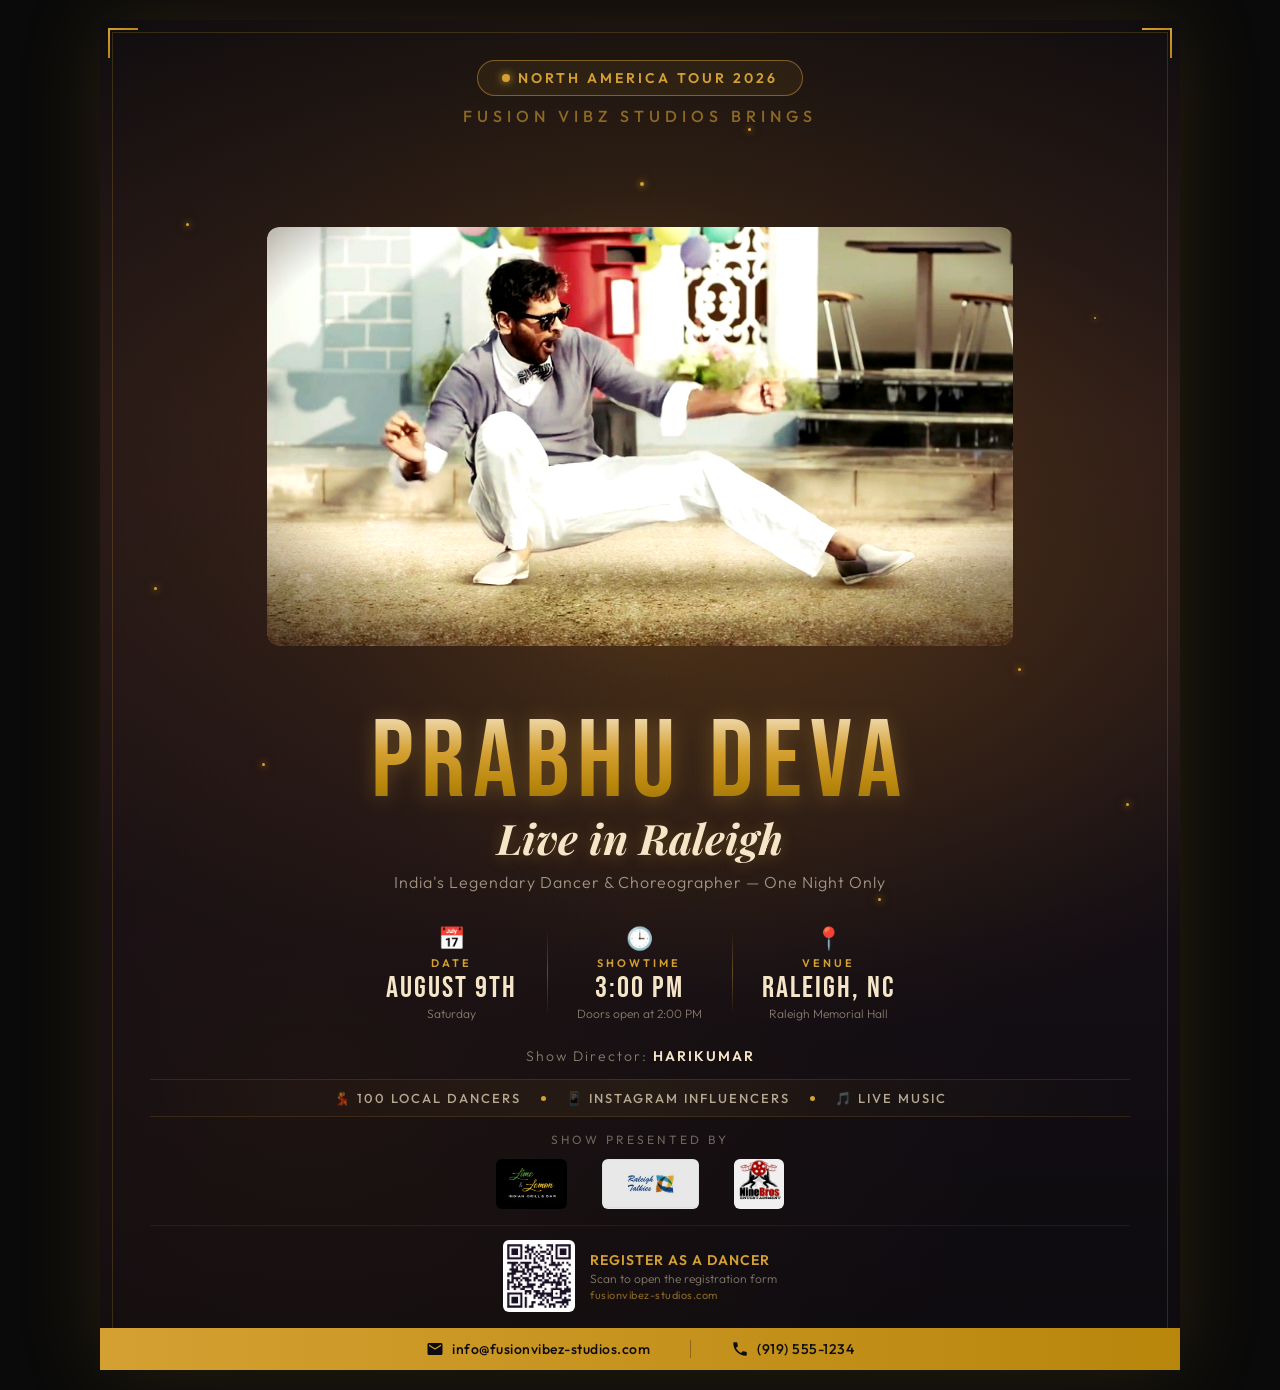
<file: flyer.html>
<!DOCTYPE html>
<html lang="en">
<head>
  <meta charset="UTF-8" />
  <meta name="viewport" content="width=device-width, initial-scale=1.0" />
  <title>Prabhu Deva Live in Raleigh NC — Event Flyer</title>
  <link rel="preconnect" href="https://fonts.googleapis.com" />
  <link rel="preconnect" href="https://fonts.gstatic.com" crossorigin />
  <link href="https://fonts.googleapis.com/css2?family=Outfit:wght@300;400;500;600;700;800;900&family=Playfair+Display:ital,wght@0,400;0,700;0,900;1,400;1,700&family=Bebas+Neue&display=swap" rel="stylesheet" />
  <style>
    /* ══════════════════════════════════════════════════
       RESET & GLOBALS
    ══════════════════════════════════════════════════ */
    *, *::before, *::after { margin: 0; padding: 0; box-sizing: border-box; }
    
    body {
      background: #0a0a0a;
      display: flex;
      justify-content: center;
      align-items: center;
      min-height: 100vh;
      font-family: 'Outfit', sans-serif;
      padding: 20px;
    }

    /* ══════════════════════════════════════════════════
       FLYER CONTAINER — 1080x1350 Portrait (4:5 ratio)
    ══════════════════════════════════════════════════ */
    .flyer {
      width: 1080px;
      height: 1350px;
      position: relative;
      overflow: hidden;
      background: #0d0b0f;
      box-shadow: 0 0 80px rgba(212, 160, 50, 0.15);
    }

    /* ══════════════════════════════════════════════════
       BACKGROUND LAYERS
    ══════════════════════════════════════════════════ */
    .flyer-bg {
      position: absolute;
      inset: 0;
      z-index: 0;
    }

    .flyer-bg::before {
      content: '';
      position: absolute;
      inset: 0;
      background: 
        radial-gradient(ellipse 120% 60% at 50% 30%, rgba(180, 110, 20, 0.25) 0%, transparent 70%),
        radial-gradient(ellipse 80% 50% at 70% 45%, rgba(200, 120, 30, 0.15) 0%, transparent 60%),
        radial-gradient(circle at 20% 80%, rgba(139, 69, 19, 0.1) 0%, transparent 50%),
        linear-gradient(180deg, #0d0b0f 0%, #1a1118 30%, #0d0b0f 100%);
    }

    .flyer-bg::after {
      content: '';
      position: absolute;
      inset: 0;
      background: url('data:image/svg+xml,<svg xmlns="http://www.w3.org/2000/svg" viewBox="0 0 1080 1350"><defs><radialGradient id="g1" cx="50%" cy="35%" r="50%"><stop offset="0%" stop-color="%23d4a032" stop-opacity="0.08"/><stop offset="100%" stop-color="transparent"/></radialGradient></defs><rect fill="url(%23g1)" width="1080" height="1350"/></svg>');
    }

    /* Spark particles */
    .sparks {
      position: absolute;
      inset: 0;
      z-index: 1;
      overflow: hidden;
    }

    .spark {
      position: absolute;
      width: 3px;
      height: 3px;
      border-radius: 50%;
      background: #d4a032;
      box-shadow: 0 0 6px #d4a032, 0 0 12px rgba(212, 160, 50, 0.5);
      animation: sparkFloat 4s ease-in-out infinite;
    }

    .spark:nth-child(1) { left: 8%; top: 15%; animation-delay: 0s; animation-duration: 3.5s; }
    .spark:nth-child(2) { left: 92%; top: 22%; animation-delay: 0.7s; animation-duration: 4.2s; width: 2px; height: 2px; }
    .spark:nth-child(3) { left: 15%; top: 55%; animation-delay: 1.3s; }
    .spark:nth-child(4) { left: 85%; top: 48%; animation-delay: 0.3s; animation-duration: 3.8s; }
    .spark:nth-child(5) { left: 50%; top: 12%; animation-delay: 2s; width: 4px; height: 4px; }
    .spark:nth-child(6) { left: 72%; top: 65%; animation-delay: 1.6s; animation-duration: 4.5s; }
    .spark:nth-child(7) { left: 25%; top: 38%; animation-delay: 0.9s; width: 2px; height: 2px; }
    .spark:nth-child(8) { left: 60%; top: 8%; animation-delay: 2.5s; }
    .spark:nth-child(9) { left: 5%; top: 42%; animation-delay: 1.1s; animation-duration: 3.2s; }
    .spark:nth-child(10) { left: 95%; top: 58%; animation-delay: 0.5s; }
    .spark:nth-child(11) { left: 38%; top: 20%; animation-delay: 1.8s; width: 4px; height: 4px; }
    .spark:nth-child(12) { left: 78%; top: 35%; animation-delay: 2.2s; animation-duration: 3.6s; }

    @keyframes sparkFloat {
      0%, 100% { opacity: 0; transform: translateY(0) scale(1); }
      20% { opacity: 1; }
      50% { opacity: 0.8; transform: translateY(-20px) scale(1.3); }
      80% { opacity: 0.4; }
    }

    /* ══════════════════════════════════════════════════
       BORDER FRAME
    ══════════════════════════════════════════════════ */
    .flyer-border {
      position: absolute;
      inset: 12px;
      border: 1px solid rgba(212, 160, 50, 0.2);
      z-index: 2;
      pointer-events: none;
    }

    .flyer-border::before,
    .flyer-border::after {
      content: '';
      position: absolute;
      background: #d4a032;
    }

    /* Corner accents */
    .corner {
      position: absolute;
      width: 30px;
      height: 30px;
      z-index: 3;
    }
    .corner::before, .corner::after {
      content: '';
      position: absolute;
      background: linear-gradient(135deg, #d4a032, #b8860b);
    }
    .corner--tl { top: 8px; left: 8px; }
    .corner--tl::before { width: 30px; height: 2px; top: 0; left: 0; }
    .corner--tl::after { width: 2px; height: 30px; top: 0; left: 0; }

    .corner--tr { top: 8px; right: 8px; }
    .corner--tr::before { width: 30px; height: 2px; top: 0; right: 0; }
    .corner--tr::after { width: 2px; height: 30px; top: 0; right: 0; }

    .corner--bl { bottom: 8px; left: 8px; }
    .corner--bl::before { width: 30px; height: 2px; bottom: 0; left: 0; }
    .corner--bl::after { width: 2px; height: 30px; bottom: 0; left: 0; }

    .corner--br { bottom: 8px; right: 8px; }
    .corner--br::before { width: 30px; height: 2px; bottom: 0; right: 0; }
    .corner--br::after { width: 2px; height: 30px; bottom: 0; right: 0; }

    /* ══════════════════════════════════════════════════
       CONTENT LAYER
    ══════════════════════════════════════════════════ */
    .flyer-content {
      position: relative;
      z-index: 5;
      width: 100%;
      height: 100%;
      display: flex;
      flex-direction: column;
      align-items: center;
      padding: 40px 50px;
    }

    /* ── TOP SECTION ── */
    .top-section {
      text-align: center;
      width: 100%;
    }

    .tour-badge {
      display: inline-flex;
      align-items: center;
      gap: 8px;
      padding: 8px 24px;
      border: 1px solid rgba(212, 160, 50, 0.5);
      border-radius: 50px;
      background: rgba(212, 160, 50, 0.08);
      margin-bottom: 10px;
    }

    .tour-badge .dot {
      width: 8px;
      height: 8px;
      border-radius: 50%;
      background: #d4a032;
      box-shadow: 0 0 8px #d4a032;
      animation: pulse 2s ease-in-out infinite;
    }

    @keyframes pulse {
      0%, 100% { opacity: 1; transform: scale(1); }
      50% { opacity: 0.6; transform: scale(0.8); }
    }

    .tour-badge span:last-child {
      font-family: 'Outfit', sans-serif;
      font-weight: 600;
      font-size: 14px;
      letter-spacing: 3px;
      color: #d4a032;
      text-transform: uppercase;
    }

    .tagline {
      font-family: 'Outfit', sans-serif;
      font-weight: 500;
      font-size: 16px;
      letter-spacing: 5px;
      color: rgba(212, 160, 50, 0.6);
      text-transform: uppercase;
      margin-bottom: 4px;
    }

    /* ── HERO IMAGE ── */
    .hero-image-wrap {
      position: relative;
      width: 100%;
      flex: 1;
      display: flex;
      justify-content: center;
      align-items: center;
      margin: 10px 0 5px;
      min-height: 0;
    }

    .hero-image-wrap img {
      max-height: 420px;
      width: auto;
      max-width: 85%;
      object-fit: contain;
      border-radius: 12px;
      filter: contrast(1.1) brightness(1.05) saturate(1.1);
      mask-image: radial-gradient(ellipse 90% 85% at 50% 40%, black 60%, transparent 100%);
      -webkit-mask-image: radial-gradient(ellipse 90% 85% at 50% 40%, black 60%, transparent 100%);
    }

    .hero-image-glow {
      position: absolute;
      width: 500px;
      height: 500px;
      border-radius: 50%;
      background: radial-gradient(circle, rgba(212, 160, 50, 0.15) 0%, transparent 70%);
      top: 50%;
      left: 50%;
      transform: translate(-50%, -50%);
      z-index: -1;
    }

    /* ── MAIN TITLE ── */
    .title-section {
      text-align: center;
      margin-top: -30px;
      position: relative;
      z-index: 10;
    }

    .artist-name {
      font-family: 'Bebas Neue', sans-serif;
      font-size: 110px;
      font-weight: 400;
      letter-spacing: 8px;
      line-height: 1;
      background: linear-gradient(180deg, #f5e6c8 0%, #d4a032 40%, #b8860b 70%, #8b6914 100%);
      -webkit-background-clip: text;
      -webkit-text-fill-color: transparent;
      background-clip: text;
      text-shadow: none;
      filter: drop-shadow(0 2px 10px rgba(212, 160, 50, 0.3));
    }

    .event-subtitle {
      font-family: 'Playfair Display', serif;
      font-style: italic;
      font-size: 42px;
      font-weight: 700;
      color: #f5e6c8;
      margin-top: -8px;
      text-shadow: 0 2px 15px rgba(212, 160, 50, 0.3);
    }

    .event-description {
      font-family: 'Outfit', sans-serif;
      font-weight: 300;
      font-size: 16px;
      color: rgba(245, 230, 200, 0.6);
      margin-top: 6px;
      letter-spacing: 1px;
    }

    /* ── DATE/TIME/VENUE ── */
    .details-strip {
      display: flex;
      align-items: center;
      justify-content: center;
      gap: 0;
      margin-top: 20px;
      width: 100%;
    }

    .detail-block {
      display: flex;
      flex-direction: column;
      align-items: center;
      padding: 12px 30px;
      position: relative;
    }

    .detail-block + .detail-block::before {
      content: '';
      position: absolute;
      left: 0;
      top: 15%;
      height: 70%;
      width: 1px;
      background: linear-gradient(180deg, transparent, rgba(212, 160, 50, 0.4), transparent);
    }

    .detail-icon {
      font-size: 22px;
      margin-bottom: 4px;
    }

    .detail-label {
      font-family: 'Outfit', sans-serif;
      font-weight: 600;
      font-size: 11px;
      letter-spacing: 3px;
      color: #d4a032;
      text-transform: uppercase;
      margin-bottom: 2px;
    }

    .detail-value {
      font-family: 'Bebas Neue', sans-serif;
      font-size: 30px;
      color: #f5e6c8;
      letter-spacing: 2px;
      line-height: 1.1;
    }

    .detail-sub {
      font-family: 'Outfit', sans-serif;
      font-weight: 300;
      font-size: 12px;
      color: rgba(245, 230, 200, 0.5);
      margin-top: 1px;
    }

    /* ── SHOW DIRECTOR ── */
    .director-line {
      font-family: 'Outfit', sans-serif;
      font-weight: 300;
      font-size: 14px;
      color: rgba(245, 230, 200, 0.5);
      margin-top: 14px;
      letter-spacing: 2px;
    }

    .director-line strong {
      color: #f5e6c8;
      font-weight: 600;
    }

    /* ── HIGHLIGHTS BAR ── */
    .highlights-bar {
      display: flex;
      align-items: center;
      justify-content: center;
      gap: 20px;
      margin-top: 14px;
      padding: 10px 30px;
      background: linear-gradient(90deg, transparent, rgba(212, 160, 50, 0.08), transparent);
      border-top: 1px solid rgba(212, 160, 50, 0.15);
      border-bottom: 1px solid rgba(212, 160, 50, 0.15);
      width: 100%;
    }

    .highlight-item {
      font-family: 'Outfit', sans-serif;
      font-weight: 500;
      font-size: 13px;
      letter-spacing: 2px;
      color: rgba(245, 230, 200, 0.7);
      text-transform: uppercase;
      display: flex;
      align-items: center;
      gap: 8px;
    }

    .highlight-dot {
      width: 5px;
      height: 5px;
      border-radius: 50%;
      background: #d4a032;
    }

    /* ── BOTTOM SECTION: SPONSORS + QR ── */
    .bottom-section {
      width: 100%;
      margin-top: auto;
      padding-top: 15px;
    }

    .sponsors-label {
      font-family: 'Outfit', sans-serif;
      font-weight: 400;
      font-size: 12px;
      letter-spacing: 3px;
      color: rgba(245, 230, 200, 0.4);
      text-transform: uppercase;
      text-align: center;
      margin-bottom: 12px;
    }

    .sponsors-row {
      display: flex;
      align-items: center;
      justify-content: center;
      gap: 35px;
    }

    .sponsor-logo {
      height: 50px;
      width: auto;
      max-width: 120px;
      object-fit: contain;
      filter: brightness(0.9) contrast(1.1);
      border-radius: 6px;
    }

    /* QR Code */
    .qr-section {
      display: flex;
      align-items: center;
      justify-content: center;
      gap: 15px;
      margin-top: 16px;
      padding-top: 14px;
      border-top: 1px solid rgba(212, 160, 50, 0.1);
    }

    .qr-code {
      width: 72px;
      height: 72px;
      background: white;
      border-radius: 6px;
      padding: 4px;
    }

    .qr-code img {
      width: 100%;
      height: 100%;
      object-fit: contain;
    }

    .qr-text {
      text-align: left;
    }

    .qr-text .qr-label {
      font-family: 'Outfit', sans-serif;
      font-weight: 600;
      font-size: 14px;
      color: #d4a032;
      letter-spacing: 1px;
    }

    .qr-text .qr-desc {
      font-family: 'Outfit', sans-serif;
      font-weight: 300;
      font-size: 12px;
      color: rgba(245, 230, 200, 0.5);
      margin-top: 2px;
    }

    .qr-text .qr-url {
      font-family: 'Outfit', sans-serif;
      font-weight: 400;
      font-size: 11px;
      color: rgba(212, 160, 50, 0.6);
      margin-top: 2px;
      letter-spacing: 0.5px;
    }

    /* ── CONTACT BAR ── */
    .contact-bar {
      width: calc(100% + 100px);
      margin: 16px -50px -40px;
      padding: 12px 50px;
      background: linear-gradient(90deg, #d4a032, #b8860b);
      display: flex;
      align-items: center;
      justify-content: center;
      gap: 40px;
    }

    .contact-item {
      display: flex;
      align-items: center;
      gap: 8px;
      font-family: 'Outfit', sans-serif;
      font-weight: 500;
      font-size: 14px;
      color: #0d0b0f;
      letter-spacing: 0.5px;
    }

    .contact-item svg {
      width: 18px;
      height: 18px;
      fill: #0d0b0f;
    }

    .contact-separator {
      width: 1px;
      height: 18px;
      background: rgba(13, 11, 15, 0.3);
    }

    /* ══════════════════════════════════════════════════
       PRINT STYLES
    ══════════════════════════════════════════════════ */
    @media print {
      body {
        background: white;
        padding: 0;
      }
      .flyer {
        box-shadow: none;
        width: 100%;
        height: auto;
        aspect-ratio: 4/5;
      }
    }
  </style>
</head>
<body>

<div class="flyer">
  <!-- Background -->
  <div class="flyer-bg"></div>

  <!-- Sparks -->
  <div class="sparks">
    <div class="spark"></div>
    <div class="spark"></div>
    <div class="spark"></div>
    <div class="spark"></div>
    <div class="spark"></div>
    <div class="spark"></div>
    <div class="spark"></div>
    <div class="spark"></div>
    <div class="spark"></div>
    <div class="spark"></div>
    <div class="spark"></div>
    <div class="spark"></div>
  </div>

  <!-- Decorative border -->
  <div class="flyer-border"></div>
  <div class="corner corner--tl"></div>
  <div class="corner corner--tr"></div>
  <div class="corner corner--bl"></div>
  <div class="corner corner--br"></div>

  <!-- Content -->
  <div class="flyer-content">
    <!-- Top badge -->
    <div class="top-section">
      <div class="tour-badge">
        <span class="dot"></span>
        <span>NORTH AMERICA TOUR 2026</span>
      </div>
      <div class="tagline">Fusion Vibz Studios Brings</div>
    </div>

    <!-- Hero Image -->
    <div class="hero-image-wrap">
      <div class="hero-image-glow"></div>
      <img src="assets/wp6673932-prabhu-deva-wallpapers.jpg" alt="Prabhu Deva" />
    </div>

    <!-- Artist Name -->
    <div class="title-section">
      <div class="artist-name">PRABHU DEVA</div>
      <div class="event-subtitle">Live in Raleigh</div>
      <div class="event-description">India's Legendary Dancer & Choreographer — One Night Only</div>
    </div>

    <!-- Date / Time / Venue -->
    <div class="details-strip">
      <div class="detail-block">
        <div class="detail-icon">📅</div>
        <div class="detail-label">Date</div>
        <div class="detail-value">AUGUST 9TH</div>
        <div class="detail-sub">Saturday</div>
      </div>
      <div class="detail-block">
        <div class="detail-icon">🕒</div>
        <div class="detail-label">Showtime</div>
        <div class="detail-value">3:00 PM</div>
        <div class="detail-sub">Doors open at 2:00 PM</div>
      </div>
      <div class="detail-block">
        <div class="detail-icon">📍</div>
        <div class="detail-label">Venue</div>
        <div class="detail-value">RALEIGH, NC</div>
        <div class="detail-sub">Raleigh Memorial Hall</div>
      </div>
    </div>

    <!-- Show Director -->
    <div class="director-line">Show Director: <strong>HARIKUMAR</strong></div>

    <!-- Highlights -->
    <div class="highlights-bar">
      <div class="highlight-item">💃 100 Local Dancers</div>
      <div class="highlight-dot"></div>
      <div class="highlight-item">📱 Instagram Influencers</div>
      <div class="highlight-dot"></div>
      <div class="highlight-item">🎵 Live Music</div>
    </div>

    <!-- Bottom: Sponsors + QR -->
    <div class="bottom-section">
      <div class="sponsors-label">Show Presented By</div>
      <div class="sponsors-row">
        <img src="assets/limelemon-logs.jpeg" alt="Lime & Lemon" class="sponsor-logo" />
        <img src="assets/raleigh-talkies-logo.jpeg" alt="Raleigh Talkies" class="sponsor-logo" />
        <img src="assets/9bros-logo.jpeg" alt="NineBros Entertainment" class="sponsor-logo" />
      </div>

      <div class="qr-section">
        <div class="qr-code">
          <img src="assets/qr-code.png" alt="QR Code - Register Now" />
        </div>
        <div class="qr-text">
          <div class="qr-label">REGISTER AS A DANCER</div>
          <div class="qr-desc">Scan to open the registration form</div>
          <div class="qr-url">fusionvibez-studios.com</div>
        </div>
      </div>
    </div>

    <!-- Contact Bar -->
    <div class="contact-bar">
      <div class="contact-item">
        <svg viewBox="0 0 24 24"><path d="M20 4H4c-1.1 0-2 .9-2 2v12c0 1.1.9 2 2 2h16c1.1 0 2-.9 2-2V6c0-1.1-.9-2-2-2zm0 4l-8 5-8-5V6l8 5 8-5v2z"/></svg>
        info@fusionvibez-studios.com
      </div>
      <div class="contact-separator"></div>
      <div class="contact-item">
        <svg viewBox="0 0 24 24"><path d="M6.62 10.79c1.44 2.83 3.76 5.14 6.59 6.59l2.2-2.2c.27-.27.67-.36 1.02-.24 1.12.37 2.33.57 3.57.57.55 0 1 .45 1 1V20c0 .55-.45 1-1 1-9.39 0-17-7.61-17-17 0-.55.45-1 1-1h3.5c.55 0 1 .45 1 1 0 1.25.2 2.45.57 3.57.11.35.03.74-.25 1.02l-2.2 2.2z"/></svg>
        (919) 555-1234
      </div>
    </div>
  </div>
</div>

</body>
</html>
</file>
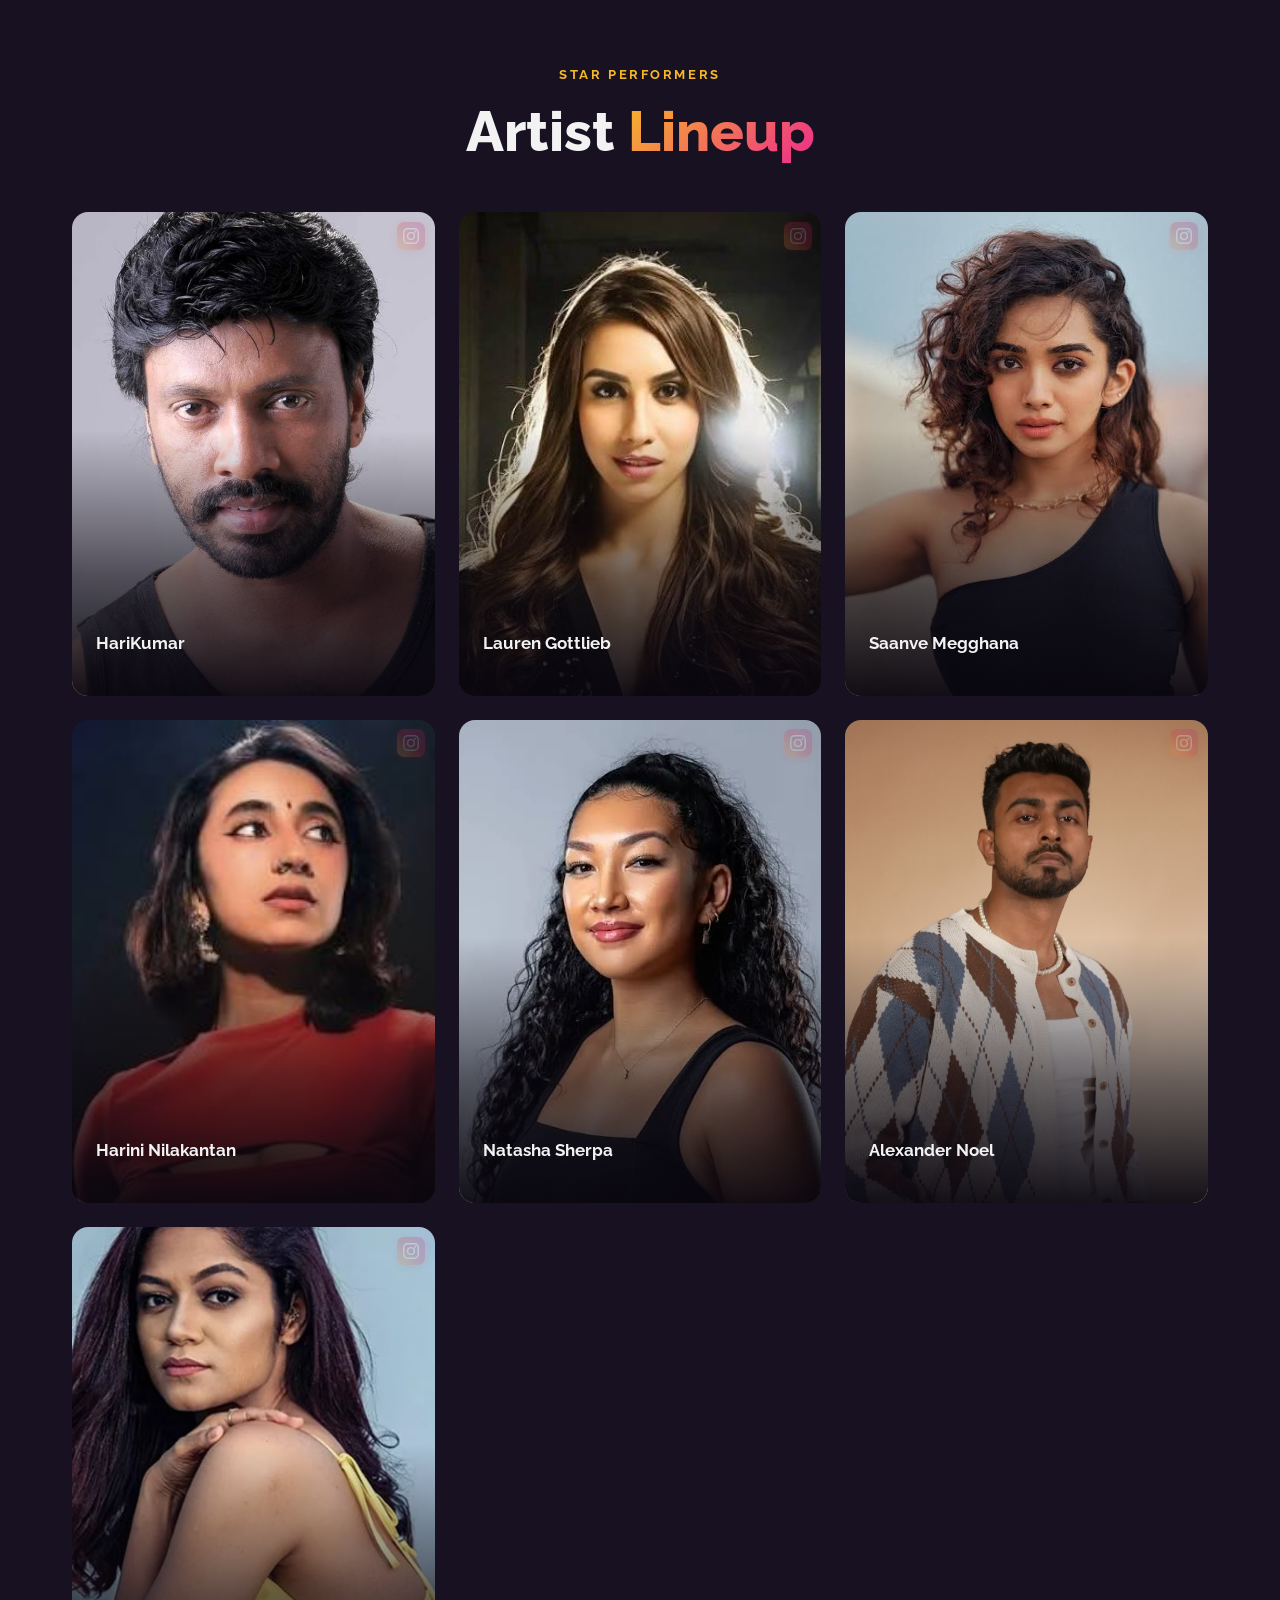
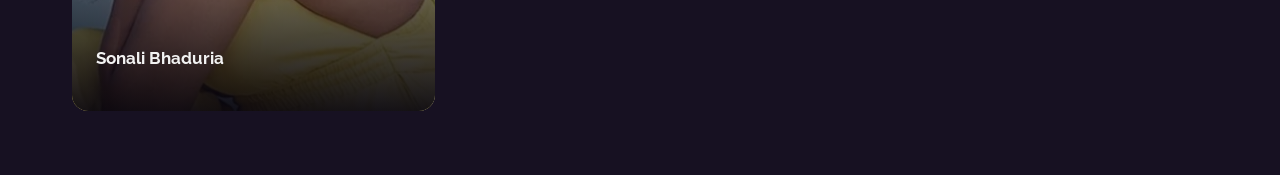
<file: preview-artist-lineup.html>
<!DOCTYPE html>
<html lang="en">
<head>
  <meta charset="UTF-8" />
  <meta name="viewport" content="width=device-width, initial-scale=1.0" />
  <title>Artist Lineup — Instagram Preview</title>
  <link rel="preconnect" href="https://fonts.googleapis.com" />
  <link rel="preconnect" href="https://fonts.gstatic.com" crossorigin />
  <link href="https://fonts.googleapis.com/css2?family=Raleway:wght@300;400;500;600;700;800&display=swap" rel="stylesheet" />
  <style>
    :root {
      --gold: hsl(42, 92%, 56%);
      --gold-light: hsl(42, 100%, 70%);
      --magenta: hsl(330, 85%, 55%);
      --magenta-light: hsl(330, 90%, 70%);
      --bg-secondary: hsl(260, 35%, 10%);
      --text-primary: hsl(0, 0%, 95%);
      --text-muted: hsl(0, 0%, 50%);
      --gradient-primary: linear-gradient(135deg, var(--gold), var(--magenta));
      --font-primary: 'Raleway', sans-serif;
      --border-radius: 16px;
      --transition: 0.3s cubic-bezier(0.4, 0, 0.2, 1);
    }
    *, *::before, *::after { box-sizing: border-box; margin: 0; padding: 0; }
    body {
      font-family: var(--font-primary);
      background: var(--bg-secondary);
      color: var(--text-primary);
      -webkit-font-smoothing: antialiased;
    }
    .text-gradient {
      background: var(--gradient-primary);
      -webkit-background-clip: text;
      -webkit-text-fill-color: transparent;
      background-clip: text;
    }
    .lineup-section { padding: 4rem 0; }
    .container { max-width: 1200px; margin: 0 auto; padding: 0 2rem; }
    .section-header { text-align: center; margin-bottom: 3rem; }
    .section-tag { font-size: 0.8rem; font-weight: 700; letter-spacing: 0.2em; text-transform: uppercase; color: var(--gold); margin-bottom: 1rem; display: inline-block; }
    .section-title { font-size: clamp(2rem, 5vw, 3.5rem); font-weight: 800; }

    .lineup-grid {
      display: grid;
      grid-template-columns: repeat(3, 1fr);
      gap: 1.5rem;
    }

    /* ── Artist Card ── */
    .artist-card {
      position: relative;
      border-radius: var(--border-radius);
      overflow: hidden;
      aspect-ratio: 3 / 4;
      cursor: pointer;
    }
    .artist-card a {
      display: block;
      width: 100%;
      height: 100%;
      text-decoration: none;
      color: inherit;
    }

    .artist-card::before {
      content: '';
      position: absolute;
      inset: 0;
      border-radius: var(--border-radius);
      padding: 2px;
      background: linear-gradient(160deg, hsla(42, 92%, 56%, 0.4), transparent 40%, transparent 60%, hsla(330, 85%, 55%, 0.4));
      -webkit-mask: linear-gradient(#fff 0 0) content-box, linear-gradient(#fff 0 0);
      mask: linear-gradient(#fff 0 0) content-box, linear-gradient(#fff 0 0);
      -webkit-mask-composite: xor;
      mask-composite: exclude;
      z-index: 3;
      opacity: 0;
      transition: opacity 0.4s ease;
    }
    .artist-card:hover::before { opacity: 1; }

    .artist-img {
      width: 100%;
      height: 100%;
      object-fit: cover;
      transition: transform 0.6s cubic-bezier(0.4, 0, 0.2, 1), filter 0.4s ease;
    }
    .artist-card:hover .artist-img {
      transform: scale(1.08);
      filter: brightness(0.5);
    }

    .artist-overlay {
      position: absolute;
      inset: 0;
      background: linear-gradient(to top, hsla(260, 40%, 4%, 0.95) 0%, hsla(260, 40%, 4%, 0.6) 25%, transparent 55%);
      z-index: 1;
      transition: background 0.4s ease;
    }
    .artist-card:hover .artist-overlay {
      background: linear-gradient(to top, hsla(260, 40%, 4%, 0.98) 0%, hsla(260, 40%, 4%, 0.75) 35%, hsla(260, 40%, 4%, 0.3) 70%);
    }

    .artist-info {
      position: absolute;
      bottom: 0;
      left: 0;
      right: 0;
      padding: 1.5rem;
      z-index: 2;
    }
    .artist-name {
      font-size: clamp(1rem, 1.3vw, 1.25rem);
      font-weight: 700;
      color: var(--text-primary);
      margin-bottom: 0.25rem;
      transition: color 0.3s ease;
    }
    .artist-card:hover .artist-name { color: var(--gold-light); }

    .artist-role {
      font-size: 0.8rem;
      font-weight: 600;
      letter-spacing: 0.1em;
      text-transform: uppercase;
      color: var(--text-muted);
      opacity: 0;
      transform: translateY(8px);
      transition: all 0.4s cubic-bezier(0.4, 0, 0.2, 1) 0.05s;
    }
    .artist-card:hover .artist-role {
      opacity: 1;
      transform: translateY(0);
      color: var(--magenta-light);
    }

    .artist-accent {
      position: absolute;
      top: 0; left: 0; right: 0;
      height: 3px;
      background: var(--gradient-primary);
      z-index: 3;
      transform: scaleX(0);
      transform-origin: left;
      transition: transform 0.5s cubic-bezier(0.4, 0, 0.2, 1);
    }
    .artist-card:hover .artist-accent { transform: scaleX(1); }

    /* ── Instagram Icon — always visible, top-right ── */
    .artist-ig {
      position: absolute;
      top: 0.6rem;
      right: 0.6rem;
      z-index: 4;
      opacity: 0.2;
      transition: all 0.3s ease;
    }
    .artist-card:hover .artist-ig {
      opacity: 1;
      transform: scale(1.1);
    }
    .ig-icon {
      width: 28px;
      height: 28px;
      border-radius: 7px;
      background: linear-gradient(45deg, #f09433, #e6683c, #dc2743, #cc2366, #bc1888);
      display: flex;
      align-items: center;
      justify-content: center;
      box-shadow: 0 2px 10px rgba(220, 39, 67, 0.35);
    }
    .ig-icon svg {
      width: 16px;
      height: 16px;
      fill: #fff;
    }

    /* ── Touch devices ── */
    @media (hover: none) {
      .artist-role { opacity: 1; transform: translateY(0); color: var(--magenta-light); }
      .artist-card::before { opacity: 1; }
      .artist-accent { transform: scaleX(1); }
      .artist-img { filter: brightness(0.7); }
      .artist-name { color: var(--gold-light); }
      .artist-ig { opacity: 0.8; }
    }

    @media (max-width: 768px) {
      .lineup-grid { grid-template-columns: repeat(2, 1fr); gap: 1rem; }
      .ig-icon { width: 24px; height: 24px; border-radius: 6px; }
      .ig-icon svg { width: 14px; height: 14px; }
      .artist-ig { top: 0.5rem; right: 0.5rem; }
    }
  </style>
</head>
<body>

<section class="lineup-section">
  <div class="container">
    <div class="section-header">
      <span class="section-tag">STAR PERFORMERS</span>
      <h2 class="section-title">Artist <span class="text-gradient">Lineup</span></h2>
    </div>

    <div class="lineup-grid">

      <!-- HariKumar -->
      <div class="artist-card">
        <a href="https://www.instagram.com/harikumaractor/" target="_blank" rel="noopener">
          <div class="artist-accent"></div>
          <img src="assets/prabhudeva/posters/harikumar.webp" alt="HariKumar" class="artist-img" />
          <div class="artist-overlay"></div>
          <div class="artist-ig"><div class="ig-icon"><svg viewBox="0 0 24 24"><path d="M12 2.163c3.204 0 3.584.012 4.85.07 3.252.148 4.771 1.691 4.919 4.919.058 1.265.069 1.645.069 4.849 0 3.205-.012 3.584-.069 4.849-.149 3.225-1.664 4.771-4.919 4.919-1.266.058-1.644.07-4.85.07-3.204 0-3.584-.012-4.849-.07-3.26-.149-4.771-1.699-4.919-4.92-.058-1.265-.07-1.644-.07-4.849 0-3.204.013-3.583.07-4.849.149-3.227 1.664-4.771 4.919-4.919 1.266-.057 1.645-.069 4.849-.069zM12 0C8.741 0 8.333.014 7.053.072 2.695.272.273 2.69.073 7.052.014 8.333 0 8.741 0 12c0 3.259.014 3.668.072 4.948.2 4.358 2.618 6.78 6.98 6.98C8.333 23.986 8.741 24 12 24c3.259 0 3.668-.014 4.948-.072 4.354-.2 6.782-2.618 6.979-6.98.059-1.28.073-1.689.073-4.948 0-3.259-.014-3.667-.072-4.947-.196-4.354-2.617-6.78-6.979-6.98C15.668.014 15.259 0 12 0zm0 5.838a6.162 6.162 0 100 12.324 6.162 6.162 0 000-12.324zM12 16a4 4 0 110-8 4 4 0 010 8zm6.406-11.845a1.44 1.44 0 100 2.881 1.44 1.44 0 000-2.881z"/></svg></div></div>
          <div class="artist-info">
            <h3 class="artist-name">HariKumar</h3>
            <p class="artist-role">Show Director</p>
          </div>
        </a>
      </div>

      <!-- Lauren Gottlieb -->
      <div class="artist-card">
        <a href="https://www.instagram.com/laurengottlieb/" target="_blank" rel="noopener">
          <div class="artist-accent"></div>
          <img src="assets/prabhudeva/posters/lauren.png" alt="Lauren Gottlieb" class="artist-img" />
          <div class="artist-overlay"></div>
          <div class="artist-ig"><div class="ig-icon"><svg viewBox="0 0 24 24"><path d="M12 2.163c3.204 0 3.584.012 4.85.07 3.252.148 4.771 1.691 4.919 4.919.058 1.265.069 1.645.069 4.849 0 3.205-.012 3.584-.069 4.849-.149 3.225-1.664 4.771-4.919 4.919-1.266.058-1.644.07-4.85.07-3.204 0-3.584-.012-4.849-.07-3.26-.149-4.771-1.699-4.919-4.92-.058-1.265-.07-1.644-.07-4.849 0-3.204.013-3.583.07-4.849.149-3.227 1.664-4.771 4.919-4.919 1.266-.057 1.645-.069 4.849-.069zM12 0C8.741 0 8.333.014 7.053.072 2.695.272.273 2.69.073 7.052.014 8.333 0 8.741 0 12c0 3.259.014 3.668.072 4.948.2 4.358 2.618 6.78 6.98 6.98C8.333 23.986 8.741 24 12 24c3.259 0 3.668-.014 4.948-.072 4.354-.2 6.782-2.618 6.979-6.98.059-1.28.073-1.689.073-4.948 0-3.259-.014-3.667-.072-4.947-.196-4.354-2.617-6.78-6.979-6.98C15.668.014 15.259 0 12 0zm0 5.838a6.162 6.162 0 100 12.324 6.162 6.162 0 000-12.324zM12 16a4 4 0 110-8 4 4 0 010 8zm6.406-11.845a1.44 1.44 0 100 2.881 1.44 1.44 0 000-2.881z"/></svg></div></div>
          <div class="artist-info">
            <h3 class="artist-name">Lauren Gottlieb</h3>
            <p class="artist-role">Bollywood Dance Star</p>
          </div>
        </a>
      </div>

      <!-- Saanve Megghana -->
      <div class="artist-card">
        <a href="https://www.instagram.com/saanve.megghana/" target="_blank" rel="noopener">
          <div class="artist-accent"></div>
          <img src="assets/prabhudeva/posters/saanvee.jpeg" alt="Saanve Megghana" class="artist-img" />
          <div class="artist-overlay"></div>
          <div class="artist-ig"><div class="ig-icon"><svg viewBox="0 0 24 24"><path d="M12 2.163c3.204 0 3.584.012 4.85.07 3.252.148 4.771 1.691 4.919 4.919.058 1.265.069 1.645.069 4.849 0 3.205-.012 3.584-.069 4.849-.149 3.225-1.664 4.771-4.919 4.919-1.266.058-1.644.07-4.85.07-3.204 0-3.584-.012-4.849-.07-3.26-.149-4.771-1.699-4.919-4.92-.058-1.265-.07-1.644-.07-4.849 0-3.204.013-3.583.07-4.849.149-3.227 1.664-4.771 4.919-4.919 1.266-.057 1.645-.069 4.849-.069zM12 0C8.741 0 8.333.014 7.053.072 2.695.272.273 2.69.073 7.052.014 8.333 0 8.741 0 12c0 3.259.014 3.668.072 4.948.2 4.358 2.618 6.78 6.98 6.98C8.333 23.986 8.741 24 12 24c3.259 0 3.668-.014 4.948-.072 4.354-.2 6.782-2.618 6.979-6.98.059-1.28.073-1.689.073-4.948 0-3.259-.014-3.667-.072-4.947-.196-4.354-2.617-6.78-6.979-6.98C15.668.014 15.259 0 12 0zm0 5.838a6.162 6.162 0 100 12.324 6.162 6.162 0 000-12.324zM12 16a4 4 0 110-8 4 4 0 010 8zm6.406-11.845a1.44 1.44 0 100 2.881 1.44 1.44 0 000-2.881z"/></svg></div></div>
          <div class="artist-info">
            <h3 class="artist-name">Saanve Megghana</h3>
            <p class="artist-role">Actor</p>
          </div>
        </a>
      </div>

      <!-- Harini Nilakantan -->
      <div class="artist-card">
        <a href="https://www.instagram.com/__hxrini_/" target="_blank" rel="noopener">
          <div class="artist-accent"></div>
          <img src="assets/prabhudeva/posters/harini1-cropped.jpeg" alt="Harini Nilakantan" class="artist-img" />
          <div class="artist-overlay"></div>
          <div class="artist-ig"><div class="ig-icon"><svg viewBox="0 0 24 24"><path d="M12 2.163c3.204 0 3.584.012 4.85.07 3.252.148 4.771 1.691 4.919 4.919.058 1.265.069 1.645.069 4.849 0 3.205-.012 3.584-.069 4.849-.149 3.225-1.664 4.771-4.919 4.919-1.266.058-1.644.07-4.85.07-3.204 0-3.584-.012-4.849-.07-3.26-.149-4.771-1.699-4.919-4.92-.058-1.265-.07-1.644-.07-4.849 0-3.204.013-3.583.07-4.849.149-3.227 1.664-4.771 4.919-4.919 1.266-.057 1.645-.069 4.849-.069zM12 0C8.741 0 8.333.014 7.053.072 2.695.272.273 2.69.073 7.052.014 8.333 0 8.741 0 12c0 3.259.014 3.668.072 4.948.2 4.358 2.618 6.78 6.98 6.98C8.333 23.986 8.741 24 12 24c3.259 0 3.668-.014 4.948-.072 4.354-.2 6.782-2.618 6.979-6.98.059-1.28.073-1.689.073-4.948 0-3.259-.014-3.667-.072-4.947-.196-4.354-2.617-6.78-6.979-6.98C15.668.014 15.259 0 12 0zm0 5.838a6.162 6.162 0 100 12.324 6.162 6.162 0 000-12.324zM12 16a4 4 0 110-8 4 4 0 010 8zm6.406-11.845a1.44 1.44 0 100 2.881 1.44 1.44 0 000-2.881z"/></svg></div></div>
          <div class="artist-info">
            <h3 class="artist-name">Harini Nilakantan</h3>
            <p class="artist-role">Global Dance Icon</p>
          </div>
        </a>
      </div>

      <!-- Natasha Sherpa -->
      <div class="artist-card">
        <a href="https://www.instagram.com/natasha.sherpa/" target="_blank" rel="noopener">
          <div class="artist-accent"></div>
          <img src="assets/prabhudeva/posters/natasha.webp" alt="Natasha Sherpa" class="artist-img" />
          <div class="artist-overlay"></div>
          <div class="artist-ig"><div class="ig-icon"><svg viewBox="0 0 24 24"><path d="M12 2.163c3.204 0 3.584.012 4.85.07 3.252.148 4.771 1.691 4.919 4.919.058 1.265.069 1.645.069 4.849 0 3.205-.012 3.584-.069 4.849-.149 3.225-1.664 4.771-4.919 4.919-1.266.058-1.644.07-4.85.07-3.204 0-3.584-.012-4.849-.07-3.26-.149-4.771-1.699-4.919-4.92-.058-1.265-.07-1.644-.07-4.849 0-3.204.013-3.583.07-4.849.149-3.227 1.664-4.771 4.919-4.919 1.266-.057 1.645-.069 4.849-.069zM12 0C8.741 0 8.333.014 7.053.072 2.695.272.273 2.69.073 7.052.014 8.333 0 8.741 0 12c0 3.259.014 3.668.072 4.948.2 4.358 2.618 6.78 6.98 6.98C8.333 23.986 8.741 24 12 24c3.259 0 3.668-.014 4.948-.072 4.354-.2 6.782-2.618 6.979-6.98.059-1.28.073-1.689.073-4.948 0-3.259-.014-3.667-.072-4.947-.196-4.354-2.617-6.78-6.979-6.98C15.668.014 15.259 0 12 0zm0 5.838a6.162 6.162 0 100 12.324 6.162 6.162 0 000-12.324zM12 16a4 4 0 110-8 4 4 0 010 8zm6.406-11.845a1.44 1.44 0 100 2.881 1.44 1.44 0 000-2.881z"/></svg></div></div>
          <div class="artist-info">
            <h3 class="artist-name">Natasha Sherpa</h3>
            <p class="artist-role">Global Dance Icon</p>
          </div>
        </a>
      </div>

      <!-- Alexander Noel -->
      <div class="artist-card">
        <a href="https://www.instagram.com/alexander_noel_janam/" target="_blank" rel="noopener">
          <div class="artist-accent"></div>
          <img src="assets/prabhudeva/posters/alexander-noel.jpg" alt="Alexander Noel" class="artist-img" />
          <div class="artist-overlay"></div>
          <div class="artist-ig"><div class="ig-icon"><svg viewBox="0 0 24 24"><path d="M12 2.163c3.204 0 3.584.012 4.85.07 3.252.148 4.771 1.691 4.919 4.919.058 1.265.069 1.645.069 4.849 0 3.205-.012 3.584-.069 4.849-.149 3.225-1.664 4.771-4.919 4.919-1.266.058-1.644.07-4.85.07-3.204 0-3.584-.012-4.849-.07-3.26-.149-4.771-1.699-4.919-4.92-.058-1.265-.07-1.644-.07-4.849 0-3.204.013-3.583.07-4.849.149-3.227 1.664-4.771 4.919-4.919 1.266-.057 1.645-.069 4.849-.069zM12 0C8.741 0 8.333.014 7.053.072 2.695.272.273 2.69.073 7.052.014 8.333 0 8.741 0 12c0 3.259.014 3.668.072 4.948.2 4.358 2.618 6.78 6.98 6.98C8.333 23.986 8.741 24 12 24c3.259 0 3.668-.014 4.948-.072 4.354-.2 6.782-2.618 6.979-6.98.059-1.28.073-1.689.073-4.948 0-3.259-.014-3.667-.072-4.947-.196-4.354-2.617-6.78-6.979-6.98C15.668.014 15.259 0 12 0zm0 5.838a6.162 6.162 0 100 12.324 6.162 6.162 0 000-12.324zM12 16a4 4 0 110-8 4 4 0 010 8zm6.406-11.845a1.44 1.44 0 100 2.881 1.44 1.44 0 000-2.881z"/></svg></div></div>
          <div class="artist-info">
            <h3 class="artist-name">Alexander Noel</h3>
            <p class="artist-role">Global Dance Icon</p>
          </div>
        </a>
      </div>

      <!-- Sonali Bhaduria -->
      <div class="artist-card">
        <a href="https://www.instagram.com/sonali.bhadauria/" target="_blank" rel="noopener">
          <div class="artist-accent"></div>
          <img src="assets/prabhudeva/posters/sonali.webp" alt="Sonali Bhaduria" class="artist-img" />
          <div class="artist-overlay"></div>
          <div class="artist-ig"><div class="ig-icon"><svg viewBox="0 0 24 24"><path d="M12 2.163c3.204 0 3.584.012 4.85.07 3.252.148 4.771 1.691 4.919 4.919.058 1.265.069 1.645.069 4.849 0 3.205-.012 3.584-.069 4.849-.149 3.225-1.664 4.771-4.919 4.919-1.266.058-1.644.07-4.85.07-3.204 0-3.584-.012-4.849-.07-3.26-.149-4.771-1.699-4.919-4.92-.058-1.265-.07-1.644-.07-4.849 0-3.204.013-3.583.07-4.849.149-3.227 1.664-4.771 4.919-4.919 1.266-.057 1.645-.069 4.849-.069zM12 0C8.741 0 8.333.014 7.053.072 2.695.272.273 2.69.073 7.052.014 8.333 0 8.741 0 12c0 3.259.014 3.668.072 4.948.2 4.358 2.618 6.78 6.98 6.98C8.333 23.986 8.741 24 12 24c3.259 0 3.668-.014 4.948-.072 4.354-.2 6.782-2.618 6.979-6.98.059-1.28.073-1.689.073-4.948 0-3.259-.014-3.667-.072-4.947-.196-4.354-2.617-6.78-6.979-6.98C15.668.014 15.259 0 12 0zm0 5.838a6.162 6.162 0 100 12.324 6.162 6.162 0 000-12.324zM12 16a4 4 0 110-8 4 4 0 010 8zm6.406-11.845a1.44 1.44 0 100 2.881 1.44 1.44 0 000-2.881z"/></svg></div></div>
          <div class="artist-info">
            <h3 class="artist-name">Sonali Bhaduria</h3>
            <p class="artist-role">Global Dance Icon</p>
          </div>
        </a>
      </div>

    </div>
  </div>
</section>

</body>
</html>
</file>
